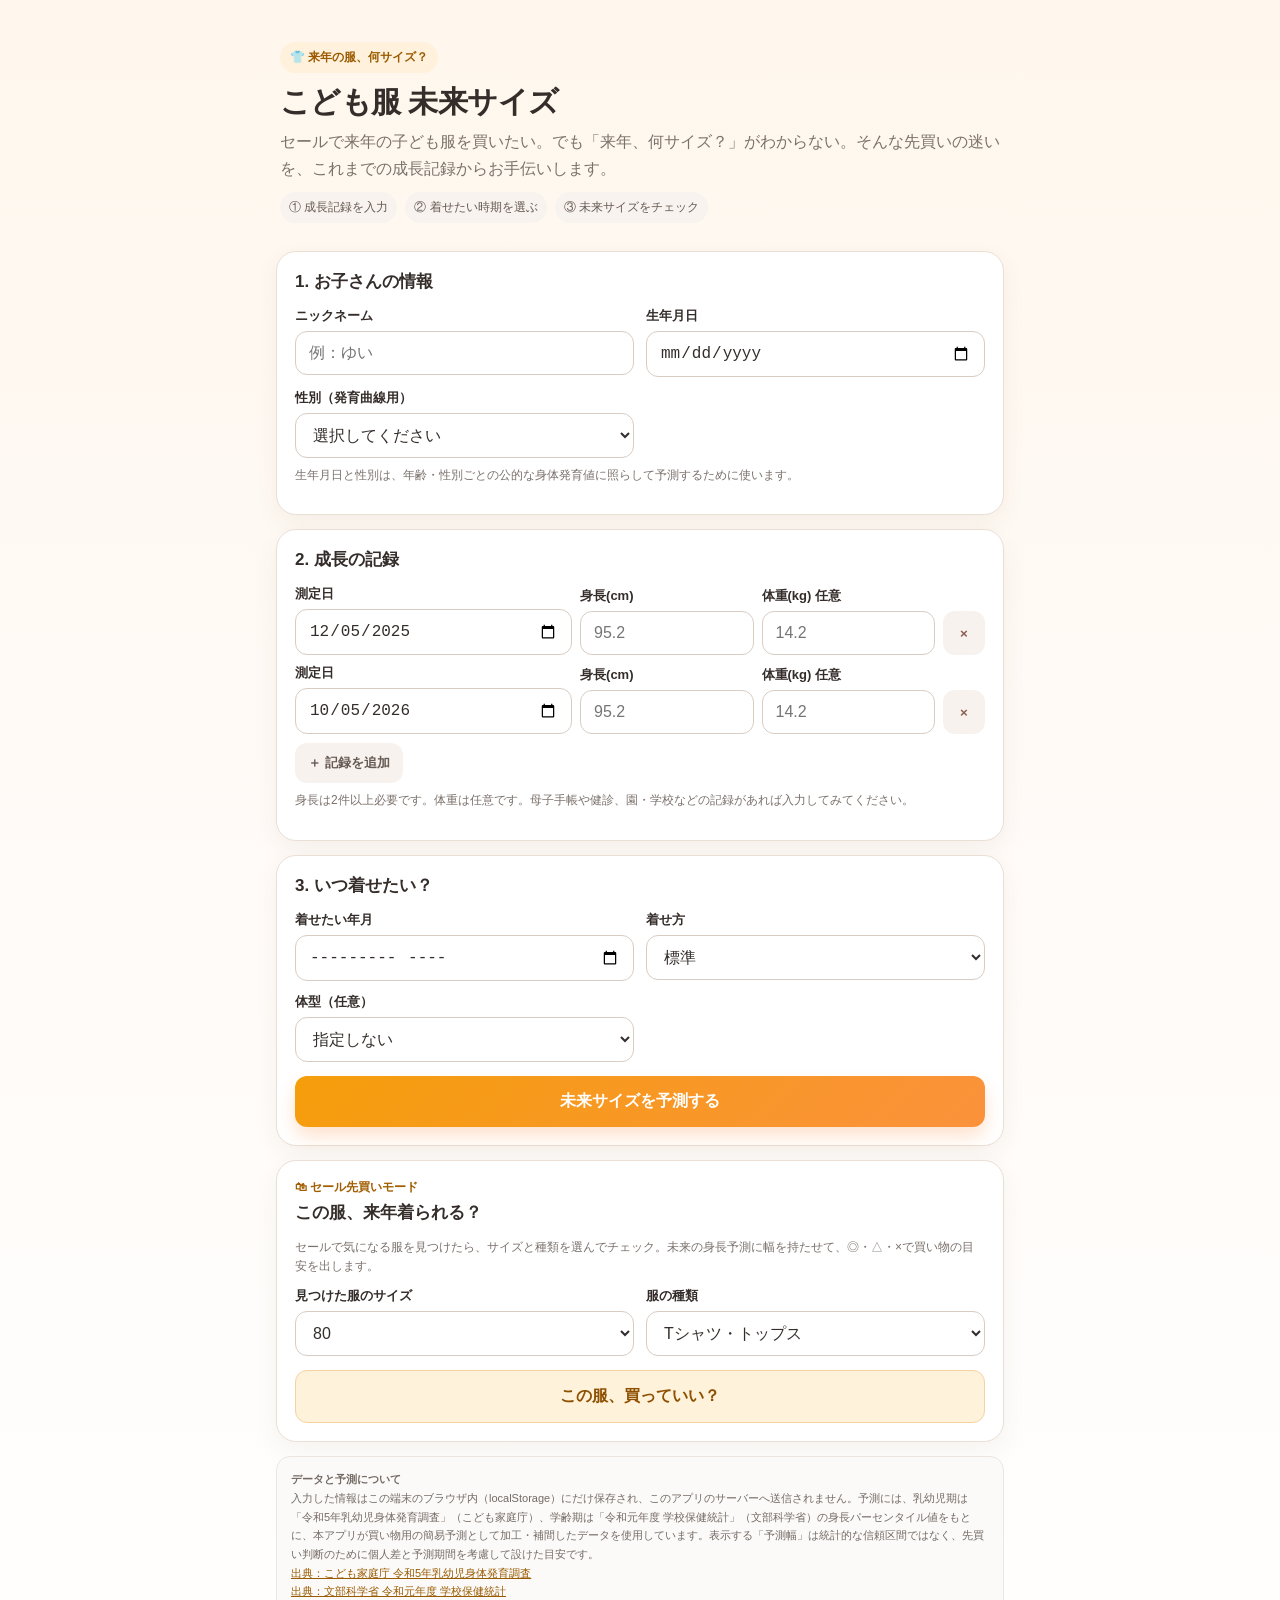
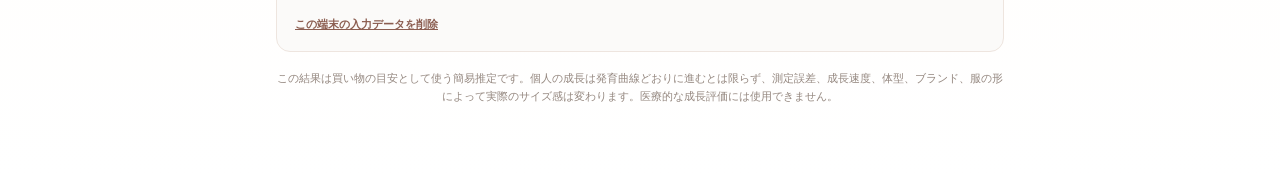
<file: index.html>
<!doctype html>
<html lang="ja">
<head>
<meta charset="utf-8" />
<meta name="viewport" content="width=device-width, initial-scale=1, viewport-fit=cover" />
<meta name="theme-color" content="#fff7ed" />
<meta name="apple-mobile-web-app-capable" content="yes" />
<meta name="apple-mobile-web-app-status-bar-style" content="default" />
<meta name="apple-mobile-web-app-title" content="未来サイズ" />
<meta name="mobile-web-app-capable" content="yes" />
<link rel="apple-touch-icon" sizes="180x180" href="/apple-touch-icon.png" />
<link rel="icon" type="image/png" href="/apple-touch-icon.png" />
<title>こども服 未来サイズ｜来年の服サイズを成長記録から予測</title>
<meta name="description" content="セールで来年の子ども服を買うときの『何サイズ？』をお手伝い。成長記録と公的な発育データから未来の身長・服サイズを簡易予測し、『この服、買っていい？』まで判定します。" />
<meta property="og:type" content="website" />
<meta property="og:site_name" content="こども服 未来サイズ" />
<meta property="og:title" content="こども服 未来サイズ｜来年、この服着られる？" />
<meta property="og:description" content="成長記録から未来の身長・服サイズを簡易予測。セールの先買いで迷う『この服、買っていい？』まで判定します。" />
<meta property="og:url" content="https://kodomo-mirai-size.vercel.app/" />
<meta property="og:image" content="https://kodomo-mirai-size.vercel.app/og-image.png?v=4" />
<meta property="og:image:secure_url" content="https://kodomo-mirai-size.vercel.app/og-image.png?v=4" />
<meta property="og:image:type" content="image/png" />
<meta property="og:image:alt" content="こども服 未来サイズ｜来年、この服着られる？" />
<meta name="twitter:card" content="summary_large_image" />
<meta name="twitter:title" content="こども服 未来サイズ｜来年、この服着られる？" />
<meta name="twitter:description" content="成長記録から未来の身長・服サイズを簡易予測。セールの先買いをお手伝いします。" />
<meta name="twitter:image" content="https://kodomo-mirai-size.vercel.app/og-image.png?v=4" />
<link rel="canonical" href="https://kodomo-mirai-size.vercel.app/" />
<link rel="stylesheet" href="/styles-v2.css">
</head>
<body>
<div class="wrap">
<section class="hero"><div class="badge">👕 来年の服、何サイズ？</div><h1>こども服 未来サイズ</h1><p class="lead">セールで来年の子ども服を買いたい。でも「来年、何サイズ？」がわからない。そんな先買いの迷いを、これまでの成長記録からお手伝いします。</p><div class="pillrow"><span class="pill">① 成長記録を入力</span><span class="pill">② 着せたい時期を選ぶ</span><span class="pill">③ 未来サイズをチェック</span></div></section>
<section class="card"><h2>1. お子さんの情報</h2><div class="grid"><div><label for="name">ニックネーム</label><input id="name" placeholder="例：ゆい" /></div><div><label for="birth">生年月日</label><input id="birth" type="date" /></div><div><label for="sex">性別（発育曲線用）</label><select id="sex"><option value="" selected>選択してください</option><option value="boy">男の子</option><option value="girl">女の子</option></select></div></div><p class="mini">生年月日と性別は、年齢・性別ごとの公的な身体発育値に照らして予測するために使います。</p></section>
<section class="card"><h2>2. 成長の記録</h2><div id="measurements"></div><button class="add" type="button" id="addBtn">＋ 記録を追加</button><p class="mini">身長は2件以上必要です。体重は任意です。母子手帳や健診、園・学校などの記録があれば入力してみてください。</p></section>
<section class="card"><h2>3. いつ着せたい？</h2><div class="grid"><div><label for="target">着せたい年月</label><input id="target" type="month" /></div><div><label for="fit">着せ方</label><select id="fit"><option value="just">ぴったりめ</option><option value="normal" selected>標準</option><option value="loose">ゆったり・長く</option></select></div><div><label for="bodyType">体型（任意）</label><select id="bodyType"><option value="unknown" selected>指定しない</option><option value="slim">細身</option><option value="normal">標準</option><option value="sturdy">がっちり・お腹まわりゆったり</option></select></div></div><button class="primary" id="predictBtn" type="button">未来サイズを予測する</button><div class="error" id="error"></div></section>
<section class="card result" id="result"><h2>予測結果</h2><div class="big"><div class="target" id="resultTarget"></div><div class="size" id="mainSize">110</div><div class="caption">おすすめの目安サイズ</div></div><div class="stats"><div class="stat"><span>推定身長</span><b id="predHeight">—</b></div><div class="stat"><span>予測幅</span><b id="heightRange">—</b></div><div class="stat"><span>予測まで</span><b id="monthsAhead">—</b></div></div><div class="choices"><div class="choice"><span>ぴったり寄り</span><strong id="justSize">—</strong></div><div class="choice"><span>標準おすすめ</span><strong id="normalSize">—</strong></div><div class="choice"><span>ゆったり・長く着たい</span><strong id="looseSize">—</strong></div></div><div class="note" id="explain"></div></section>
<section class="card"><div class="section-kicker">🛍 セール先買いモード</div><h2>この服、来年着られる？</h2><p class="mini">セールで気になる服を見つけたら、サイズと種類を選んでチェック。未来の身長予測に幅を持たせて、◎・△・×で買い物の目安を出します。</p><div class="grid"><div><label for="itemSize">見つけた服のサイズ</label><select id="itemSize"><option>80</option><option>90</option><option>95</option><option>100</option><option>110</option><option>120</option><option>130</option><option>140</option><option>150</option><option>160</option></select></div><div><label for="itemType">服の種類</label><select id="itemType"><option value="top">Tシャツ・トップス</option><option value="pants">パンツ・レギンス</option><option value="outer">アウター</option><option value="pajama">パジャマ</option><option value="dress">ワンピース</option></select></div></div><button class="secondary" id="judgeBtn" type="button">この服、買っていい？</button><div class="error" id="judgeError"></div></section>
<section class="card result" id="judgeResult"><h2>先買い判定</h2><div class="judge" id="judgeBox"><div class="emoji" id="judgeEmoji">◎</div><div class="headline" id="judgeHeadline">買ってよさそう！</div><div class="detail" id="judgeDetail"></div></div><div class="pillrow"><span class="pill" id="judgePred"></span><span class="pill" id="judgeItem"></span></div><div class="note" id="judgeNote"></div></section>
<div class="privacy"><strong>データと予測について</strong><br>入力した情報はこの端末のブラウザ内（localStorage）にだけ保存され、このアプリのサーバーへ送信されません。予測には、乳幼児期は「令和5年乳幼児身体発育調査」（こども家庭庁）、学齢期は「令和元年度 学校保健統計」（文部科学省）の身長パーセンタイル値をもとに、本アプリが買い物用の簡易予測として加工・補間したデータを使用しています。表示する「予測幅」は統計的な信頼区間ではなく、先買い判断のために個人差と予測期間を考慮して設けた目安です。<br><a href="https://www.cfa.go.jp/policies/boshihoken/r5-nyuuyoujityousa/" target="_blank" rel="noopener">出典：こども家庭庁 令和5年乳幼児身体発育調査</a><br><a href="https://www.mext.go.jp/content/20200319-mxt_chousa01-20200319155353_1-3.pdf" target="_blank" rel="noopener">出典：文部科学省 令和元年度 学校保健統計</a><br><button class="clear-data" type="button" id="clearDataBtn">この端末の入力データを削除</button></div><div class="footer">この結果は買い物の目安として使う簡易推定です。個人の成長は発育曲線どおりに進むとは限らず、測定誤差、成長速度、体型、ブランド、服の形によって実際のサイズ感は変わります。医療的な成長評価には使用できません。</div>
</div>
<script src="/growth-data.js"></script>
<script src="/app-v2.js"></script>
</body></html>
</file>
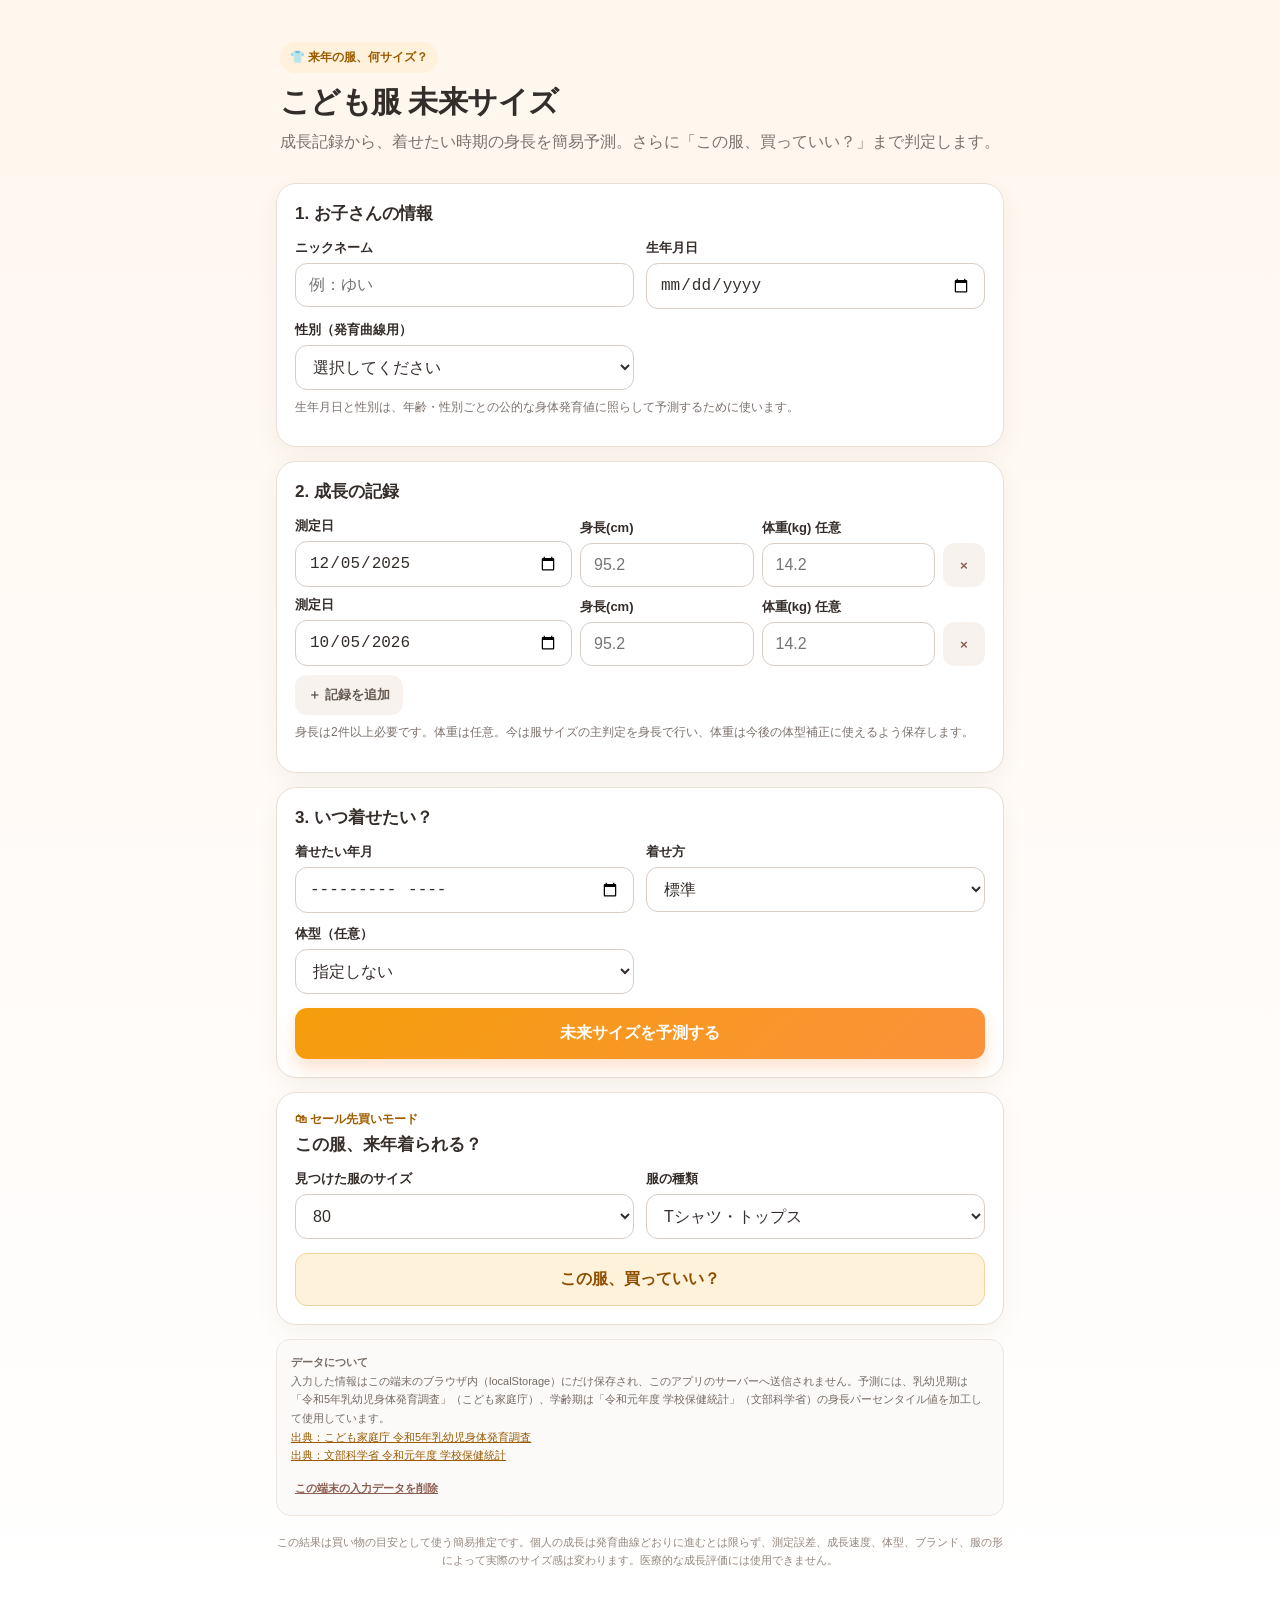
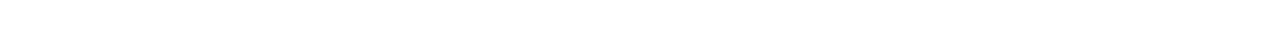
<file: index-v2.html>
<!doctype html>
<html lang="ja">
<head>
<meta charset="utf-8" />
<meta name="viewport" content="width=device-width, initial-scale=1, viewport-fit=cover" />
<meta name="theme-color" content="#fff7ed" />
<title>こども服 未来サイズ</title>
<link rel="stylesheet" href="/styles-v2.css">
</head>
<body>
<div class="wrap">
<section class="hero"><div class="badge">👕 来年の服、何サイズ？</div><h1>こども服 未来サイズ</h1><p class="lead">成長記録から、着せたい時期の身長を簡易予測。さらに「この服、買っていい？」まで判定します。</p></section>

<section class="card"><h2>1. お子さんの情報</h2><div class="grid"><div><label for="name">ニックネーム</label><input id="name" placeholder="例：ゆい" /></div><div><label for="birth">生年月日</label><input id="birth" type="date" /></div><div><label for="sex">性別（発育曲線用）</label><select id="sex"><option value="" selected>選択してください</option><option value="boy">男の子</option><option value="girl">女の子</option></select></div></div><p class="mini">生年月日と性別は、年齢・性別ごとの公的な身体発育値に照らして予測するために使います。</p></section>

<section class="card"><h2>2. 成長の記録</h2><div id="measurements"></div><button class="add" type="button" id="addBtn">＋ 記録を追加</button><p class="mini">身長は2件以上必要です。体重は任意。今は服サイズの主判定を身長で行い、体重は今後の体型補正に使えるよう保存します。</p></section>

<section class="card"><h2>3. いつ着せたい？</h2><div class="grid"><div><label for="target">着せたい年月</label><input id="target" type="month" /></div><div><label for="fit">着せ方</label><select id="fit"><option value="just">ぴったりめ</option><option value="normal" selected>標準</option><option value="loose">ゆったり・長く</option></select></div><div><label for="bodyType">体型（任意）</label><select id="bodyType"><option value="unknown" selected>指定しない</option><option value="slim">細身</option><option value="normal">標準</option><option value="sturdy">がっちり・お腹まわりゆったり</option></select></div></div><button class="primary" id="predictBtn" type="button">未来サイズを予測する</button><div class="error" id="error"></div></section>

<section class="card result" id="result"><h2>予測結果</h2><div class="big"><div class="target" id="resultTarget"></div><div class="size" id="mainSize">110</div><div class="caption">おすすめの目安サイズ</div></div><div class="stats"><div class="stat"><span>推定身長</span><b id="predHeight">—</b></div><div class="stat"><span>予測幅</span><b id="heightRange">—</b></div><div class="stat"><span>予測まで</span><b id="monthsAhead">—</b></div></div><div class="choices"><div class="choice"><span>ぴったり寄り</span><strong id="justSize">—</strong></div><div class="choice"><span>標準おすすめ</span><strong id="normalSize">—</strong></div><div class="choice"><span>ゆったり・長く着たい</span><strong id="looseSize">—</strong></div></div><div class="note" id="explain"></div></section>

<section class="card"><div class="section-kicker">🛍 セール先買いモード</div><h2>この服、来年着られる？</h2><div class="grid"><div><label for="itemSize">見つけた服のサイズ</label><select id="itemSize"><option>80</option><option>90</option><option>95</option><option>100</option><option>110</option><option>120</option><option>130</option><option>140</option><option>150</option><option>160</option></select></div><div><label for="itemType">服の種類</label><select id="itemType"><option value="top">Tシャツ・トップス</option><option value="pants">パンツ・レギンス</option><option value="outer">アウター</option><option value="pajama">パジャマ</option><option value="dress">ワンピース</option></select></div></div><button class="secondary" id="judgeBtn" type="button">この服、買っていい？</button><div class="error" id="judgeError"></div></section>

<section class="card result" id="judgeResult"><h2>先買い判定</h2><div class="judge" id="judgeBox"><div class="emoji" id="judgeEmoji">◎</div><div class="headline" id="judgeHeadline">買ってよさそう！</div><div class="detail" id="judgeDetail"></div></div><div class="pillrow"><span class="pill" id="judgePred"></span><span class="pill" id="judgeItem"></span></div><div class="note" id="judgeNote"></div></section>

<div class="privacy"><strong>データについて</strong><br>入力した情報はこの端末のブラウザ内（localStorage）にだけ保存され、このアプリのサーバーへ送信されません。予測には、乳幼児期は「令和5年乳幼児身体発育調査」（こども家庭庁）、学齢期は「令和元年度 学校保健統計」（文部科学省）の身長パーセンタイル値を加工して使用しています。<br><a href="https://www.cfa.go.jp/policies/boshihoken/r5-nyuuyoujityousa/" target="_blank" rel="noopener">出典：こども家庭庁 令和5年乳幼児身体発育調査</a><br><a href="https://www.mext.go.jp/content/20200319-mxt_chousa01-20200319155353_1-3.pdf" target="_blank" rel="noopener">出典：文部科学省 令和元年度 学校保健統計</a><br><button class="clear-data" type="button" id="clearDataBtn">この端末の入力データを削除</button></div><div class="footer">この結果は買い物の目安として使う簡易推定です。個人の成長は発育曲線どおりに進むとは限らず、測定誤差、成長速度、体型、ブランド、服の形によって実際のサイズ感は変わります。医療的な成長評価には使用できません。</div>
</div>
<script src="/growth-data.js"></script>
<script src="/app-v2.js"></script>
</body></html>
</file>
<file: styles-v2.css>
:root{--bg:#fffaf4;--card:#fff;--ink:#342d2a;--muted:#7b716c;--accent:#f59e0b;--accent2:#fb923c;--soft:#fff1db;--line:#eadfd5;--good:#16724a;--maybe:#a76300;--bad:#a33}
*{box-sizing:border-box}body{margin:0;font-family:-apple-system,BlinkMacSystemFont,"Segoe UI","Hiragino Kaku Gothic ProN","Yu Gothic",sans-serif;background:linear-gradient(180deg,#fff7ed 0,#fffaf6 42%,#fff 100%);color:var(--ink)}
.wrap{max-width:760px;margin:0 auto;padding:24px 16px 72px}.hero{padding:18px 4px 14px}.badge{display:inline-flex;align-items:center;gap:6px;background:var(--soft);color:#9a5b00;border-radius:999px;padding:7px 10px;font-size:12px;font-weight:800}h1{font-size:30px;line-height:1.15;margin:12px 0 8px;letter-spacing:-.02em}.lead{margin:0;color:var(--muted);line-height:1.7}.card{background:var(--card);border:1px solid var(--line);border-radius:20px;padding:18px;margin-top:14px;box-shadow:0 8px 24px rgba(91,61,35,.06)}.card h2{font-size:17px;margin:0 0 14px}.grid{display:grid;grid-template-columns:1fr 1fr;gap:12px}label{font-size:13px;font-weight:800;display:block;margin-bottom:6px}input,select{width:100%;padding:12px 13px;border:1px solid #d8ccc3;border-radius:12px;background:#fff;font-size:16px;color:var(--ink);outline:none}input:focus,select:focus{border-color:var(--accent);box-shadow:0 0 0 3px rgba(245,158,11,.12)}.measure-row{display:grid;grid-template-columns:1.15fr .72fr .72fr auto;gap:8px;align-items:end;margin-bottom:9px}.mini{font-size:12px;color:var(--muted);margin-top:8px;line-height:1.55}button{border:0;border-radius:12px;font-weight:800;cursor:pointer;-webkit-tap-highlight-color:transparent}.add{background:#f7f2ee;color:#665a53;padding:11px 13px}.delete{background:#f7f2ee;color:#8b5d50;width:42px;height:44px}.primary{width:100%;margin-top:14px;padding:15px 16px;font-size:16px;color:#fff;background:linear-gradient(135deg,var(--accent),var(--accent2));box-shadow:0 10px 18px rgba(249,115,22,.2)}.secondary{width:100%;margin-top:14px;padding:15px 16px;font-size:16px;color:#8d4f00;background:#fff2db;border:1px solid #f3d39f}.result{display:none}.result.show{display:block}.big{background:linear-gradient(135deg,#fff3d6,#fff8eb);border:1px solid #f4d9ad;border-radius:18px;padding:18px;text-align:center}.big .target{font-size:13px;color:#8c6b43;margin-bottom:5px}.big .size{font-size:44px;font-weight:900;line-height:1;color:#bc5a00}.big .caption{font-size:13px;color:var(--muted);margin-top:7px}.stats{display:grid;grid-template-columns:repeat(3,1fr);gap:8px;margin-top:10px}.stat{background:#fff;border:1px solid var(--line);border-radius:14px;padding:12px;text-align:center}.stat b{display:block;font-size:17px;margin-top:4px}.stat span{font-size:11px;color:var(--muted)}.choices{margin-top:13px;display:grid;gap:8px}.choice{display:flex;justify-content:space-between;gap:12px;padding:12px 13px;border-radius:12px;background:#fbfaf9;border:1px solid #eee5df;font-size:14px}.choice strong{white-space:nowrap}.note{margin-top:12px;padding:12px;border-left:4px solid #f5b64b;background:#fffaf0;border-radius:10px;font-size:12px;color:#6f625b;line-height:1.65}.judge{border-radius:18px;padding:18px;text-align:center}.judge.good{background:#edf9f3;border:1px solid #b8e3cb}.judge.maybe{background:#fff8e8;border:1px solid #f1d79a}.judge.bad{background:#fff1f0;border:1px solid #f0c1bd}.judge .emoji{font-size:34px}.judge .headline{font-size:25px;font-weight:900;margin-top:4px}.judge .detail{margin-top:8px;color:#685e58;font-size:14px;line-height:1.65}.error{display:none;margin-top:10px;color:#a33;font-size:13px;font-weight:800}.footer{margin-top:18px;font-size:11px;color:#94877f;line-height:1.6;text-align:center}.section-kicker{font-size:12px;color:#a15e00;font-weight:800;margin-bottom:5px}.pillrow{display:flex;gap:8px;flex-wrap:wrap;margin-top:10px}.pill{font-size:12px;padding:7px 9px;border-radius:999px;background:#f8f3ef;color:#665a53}.privacy{margin-top:14px;padding:13px 14px;background:#fbfaf9;border:1px solid #eee5df;border-radius:14px;font-size:11px;color:#756a64;line-height:1.7}.privacy a{color:#9a5b00}.clear-data{margin-top:10px;background:transparent;color:#8b5d50;text-decoration:underline;padding:6px 4px;font-size:11px}
@media(max-width:560px){.wrap{padding-left:14px;padding-right:14px}.card{padding:16px;overflow:hidden}.grid{grid-template-columns:minmax(0,1fr)}.grid>*,.measure-row>*{min-width:0;max-width:100%}.grid input,.grid select{display:block;width:100%;min-width:0;max-width:100%}input[type="date"],input[type="month"]{display:block;box-sizing:border-box;width:100%;width:-webkit-fill-available;min-width:0;max-width:100%;min-inline-size:0;max-inline-size:100%}.measure-row{grid-template-columns:minmax(0,1fr) minmax(0,1fr);gap:10px 8px;padding-bottom:14px;margin-bottom:14px;border-bottom:1px solid #f1e8e1}.measure-row>div:first-child{grid-column:1/-1;min-width:0;max-width:100%;overflow:hidden}.measure-row>div:nth-child(2){grid-column:1}.measure-row>div:nth-child(3){grid-column:2}.measure-row .delete{grid-column:1/-1;justify-self:end;margin-top:0;width:42px;height:42px}.stats{grid-template-columns:1fr}.stat{text-align:left}.stat b{display:inline;margin-left:6px}h1{font-size:27px}}
</file>
